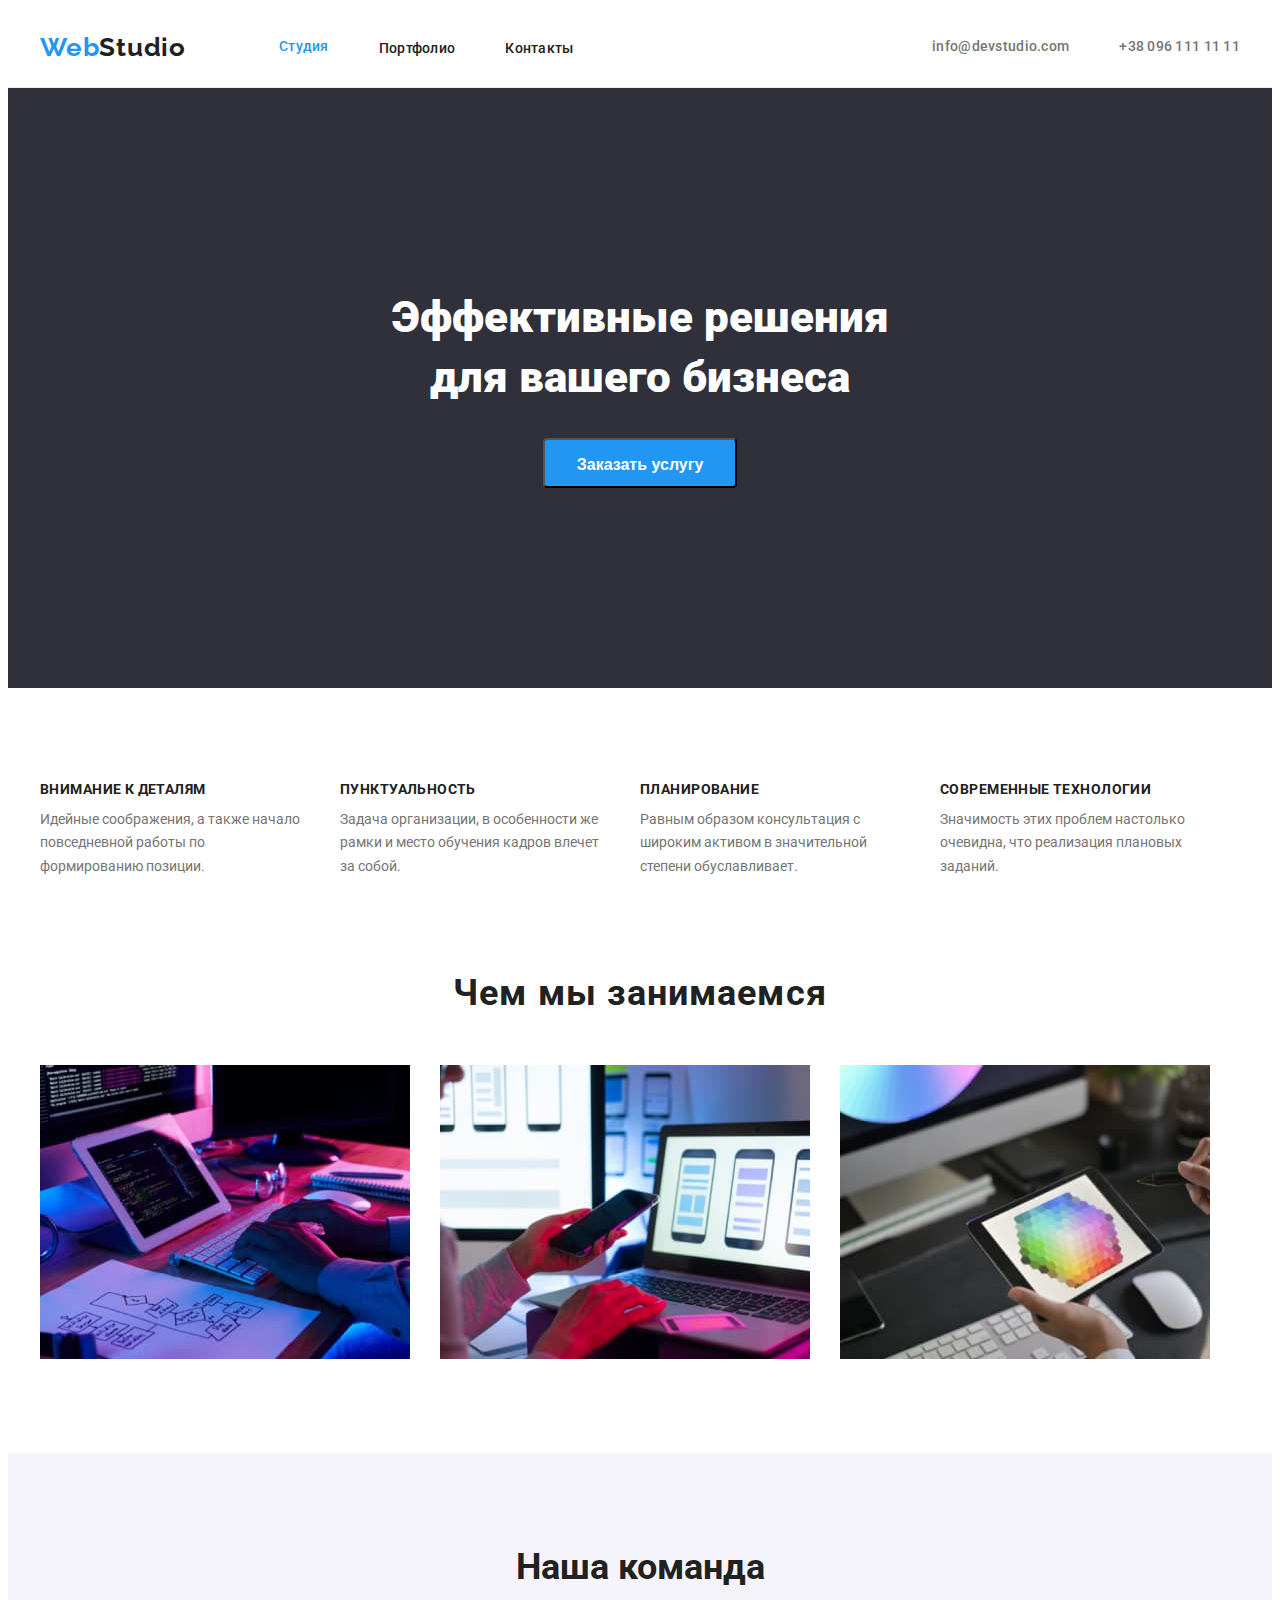
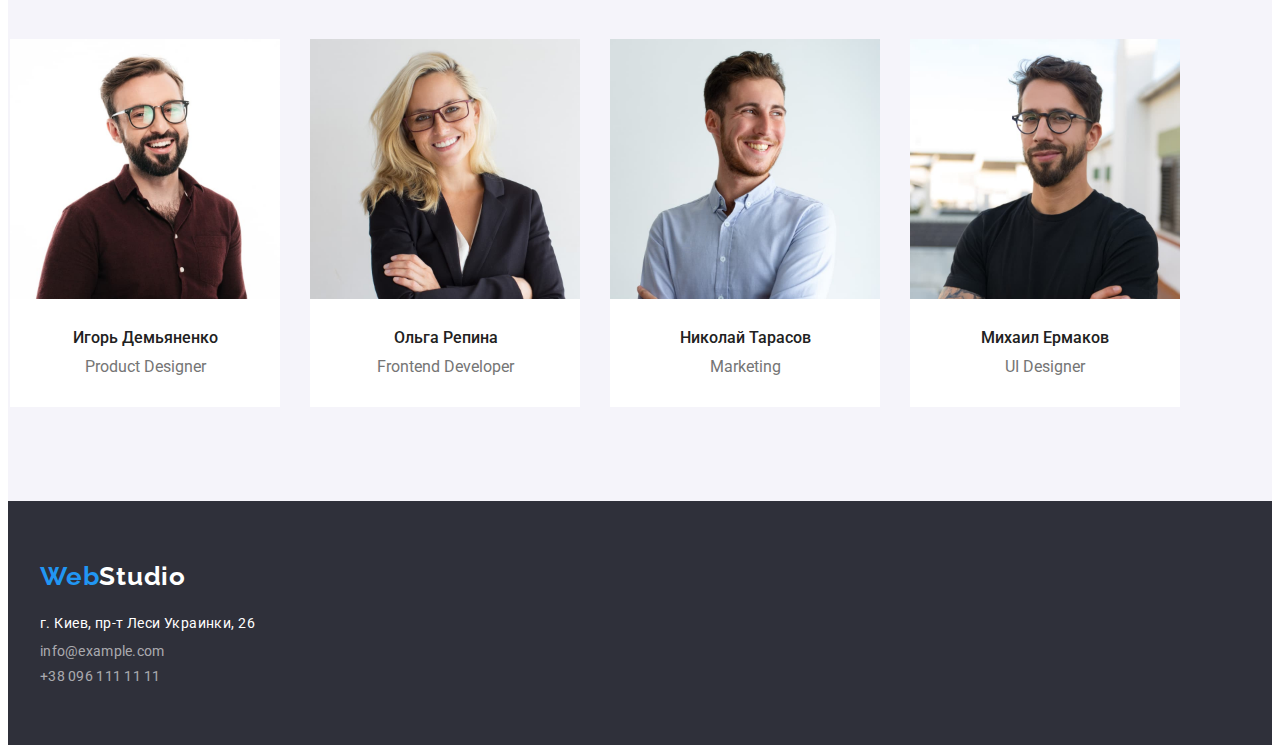
<file: index.html>
<!DOCTYPE html>
<html lang="en">

<head>
    <meta charset="UTF-8">
    <meta http-equiv="X-UA-Compatible" content="IE=edge">
    <meta name="viewport" content="width=device-width, initial-scale=1.0">
    <title>Homework1</title>
    <link rel="preconnect" href="https://fonts.gstatic.com">
    <link href="https://fonts.googleapis.com/css2?family=Raleway:wght@700&family=Roboto:wght@400;500;700;900&display=swap"
        rel="stylesheet">
        <link rel="stylesheet" href="https://cdnjs.cloudflare.com/ajax/libs/modern-normalize/1.0.0/modern-normalize.min.css"
            integrity="sha512-ISS7cAi1PEhQ8jnbJpJZMd29NlhNj4AWYyLOSp2CE/CsHxTCu+r+t0D2yoJudVrd0/8fTVPUVDzY5Tvli75u/g=="
            crossorigin="anonymous" />
    <link rel="stylesheet" href="./css/styles.css">
 </head>
 <body>
     <!--HEADER-->
    <header class="header">
        <div class="conteiner header-conteiner">
        <nav class="navigation ">
                <a class="logo-link link" href="./index.html"><span class="part-logo">Web</span>Studio</a>
            <ul class="menu-list list">
                <li class="menu-item"><a class="menu-link link" href=""><div class="current">Студия</div></a></li>
                <li class="menu-item"><a class="menu-link link" href="./portfolio.html">Портфолио</a></li>
                <li class="menu-item"><a class="menu-link link" href="">Контакты</a></li>
            </ul>
            </nav>
            <ul class="contacts-list list">
                <li class="contacts-list-item-mail"><a class="mail-link link" href="mailto:info@devstudio.com">info@devstudio.com</a> </li>
                <li class="contacts-list-item-tel"><a class="tel-link link" href="tel:+380961111111">+38 096 111 11 11</a></li>
            </ul>
        
    </div>
     </header>
     <main>
         <!--SECTION HERO-->
            
                <section class="hero  ">
            <div class="conteiner">
                <h1 class="hero-title">Эффективные решения<br /> для вашего бизнеса</h1>
                <button class="modal-btn" type="button">Заказать услугу </button>
        </div>
            </section>
            
        <!--SECTION SKILLS-->
               <section class="skills section">
                    <div class="conteiner ">
            <h2 class="visually-hidden">Наши преймущества</h2>
         
            <ul class="skills-list list">
            

                <li class="skills-description-item">
                    <h3 class="description-title">Внимание к деталям</h3>
                    <p class="description">Идейные соображения, а также начало повседневной работы по формированию позиции.</p>
                </li>
                
            
                <li class="skills-description-item">
                    <h3 class="description-title">Пунктуальность</h3>
                    <p class="description">Задача организации, в особенности же рамки и место обучения кадров влечет за собой.</p>
                </li>
                
            
                <li class="skills-description-item">
                    <h3 class="description-title">Планирование</h3>
                    <p class="description">Равным образом консультация с широким активом в значительной степени обуславливает.</p>
                </li>
                
            
                <li class="skills-description-item">
                    <h3 class="description-title">Современные технологии</h3>
                    <p class="description">Значимость этих проблем настолько очевидна, что реализация плановых заданий.</p>
                </li>
                
            </ul>
            
            </div>
        </section>
        <!--SECTION ABOUT-->
        <section class="about section">
            <div class="conteiner about-conteiner">
        <h2 class="about-title">Чем мы занимаемся</h2>
        <ul class="about-img-list list">
            <li class="about-img-list-item"><img src="./images/box1.jpg" alt="html" width="370" /></li>
            <li class="about-img-list-item"><img src="./images/box2.jpg" alt="javaskript" width="370" /></li>
            <li class="about-img-list-item"><img src="./images/box3.jpg" alt="дизайн" width="370" /></li>
        </ul>
        </div>
        </section>
        <!--SECTION TEAM-->
        <section class="team section">
            <div class="conteiner">
            <h2 class="team-title">Наша команда</h2>
            <ul class="team-list list">
               
                <li class="team-list-item">
                    <img class="team-img" src="./images/img.jpg" alt="Игорь Демьяненко" width="270" />
                    <div class="product-designer">
                    <h3 class="team-list-sub-title">Игорь Демьяненко</h3>
                    <p class="team-list-description">Product Designer</p>
                    </div>
                </li>
                <li class="team-list-item">
                    <img class="team-img" src="./images/img1.jpg" alt="Ольга Репина" width="270" />
                    <div class="frontend-developer">
                    <h3 class="team-list-sub-title">Ольга Репина</h3>
                    <p class="team-list-description">Frontend Developer</p>
                    </div>
                </li>
                <li class="team-list-item">
                    <img class="team-img" src="./images/img2.jpg" alt="Николай Тарасов" width="270" />
                    <div class="marketing">
                    <h3 class="team-list-sub-title">Николай Тарасов</h3>
                    <p class="team-list-description">Marketing</p>
                    </div>
                </li>
                <li class="team-list-item">
                    <img class="team-img" src="./images/img3.jpg" alt="Михаил Ермаков" width="270" />
                    <div class="ui-designer">
                    <h3 class="team-list-sub-title">Михаил Ермаков</h3>
                    <p class="team-list-description">UI Designer</p>
                    </div>
                </li>
                
            </ul>
            </div>
        </section>
    </main>

    <footer class="footer ">
        <div class="conteiner">
       <a class="logo-link link" href="./index.html"><span class="part-logo">Web</span><span class="logo-link-studio">Studio</span></a>
        <address class="address">г. Киев, пр-т Леси Украинки, 26
            <ul class="footer-contacts-list list">
                <li class="footer-contacts-list-item"><a class="footer-mail-link link" href="mailto:info@example.com">info@example.com</a>
                </li>
                <li class="footer-contacts-list-item-tel"><a class="footer-tel-link link" href="tel:+380961111111">+38 096 111 11 11</a></li>
            </ul>
        </address>
        </div>
    </footer>
</body>

</html>
</file>
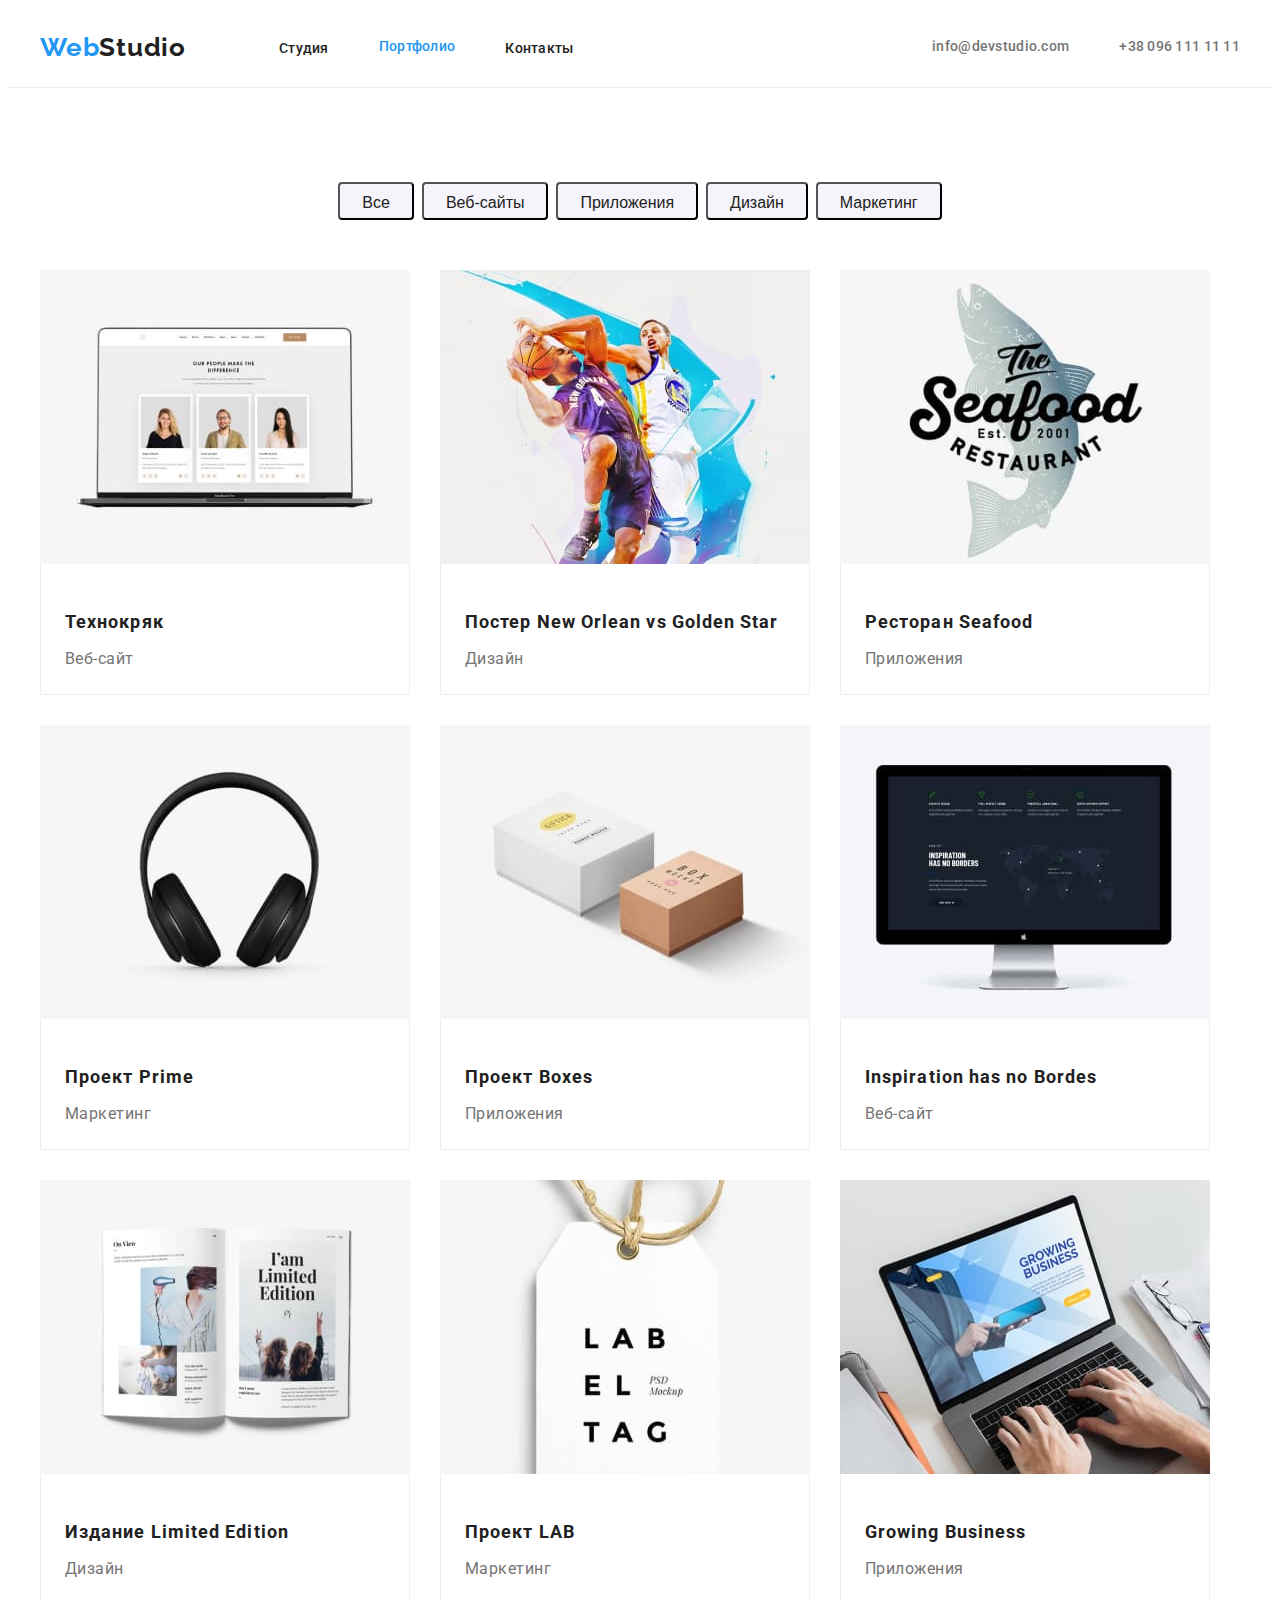
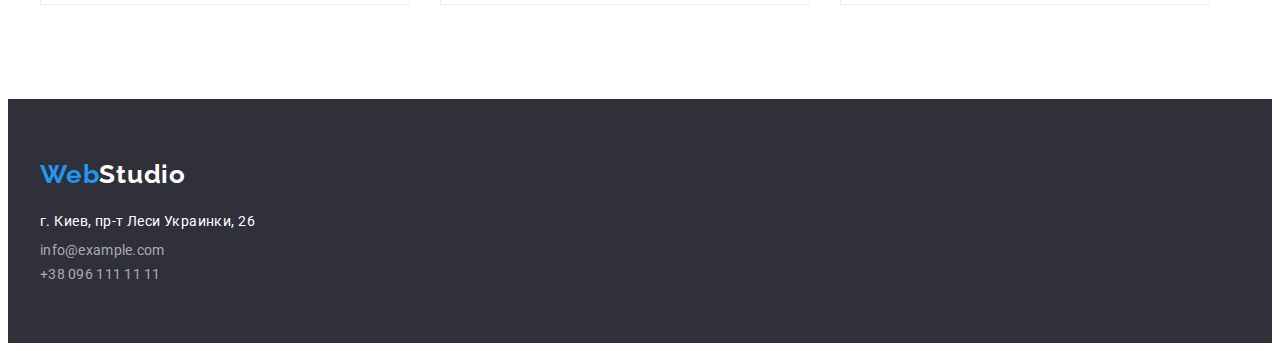
<file: portfolio.html>
<!DOCTYPE html>
<html lang="en">
<head>
    <meta charset="UTF-8">
    <meta http-equiv="X-UA-Compatible" content="IE=edge">
    <meta name="viewport" content="width=device-width, initial-scale=1.0">
    <title>portfolio</title>
    <link href="https://fonts.googleapis.com/css2?family=Raleway:wght@700&family=Roboto:wght@400;500;700;900&display=swap"
        rel="stylesheet">
        <link rel="stylesheet" href="https://cdnjs.cloudflare.com/ajax/libs/modern-normalize/1.0.0/modern-normalize.min.css"
            integrity="sha512-ISS7cAi1PEhQ8jnbJpJZMd29NlhNj4AWYyLOSp2CE/CsHxTCu+r+t0D2yoJudVrd0/8fTVPUVDzY5Tvli75u/g=="
            crossorigin="anonymous" />
    <link rel="stylesheet" href="./css/styles.css">
</head>
<body>
    <!--HEADER-->
    <header class="header">
        <div class="conteiner header-conteiner">
            <nav class="navigation ">
                <a class="logo-link link" href="./index.html"><span class="part-logo">Web</span>Studio</a>
                <ul class="menu-list list">
                    <li class="menu-item"><a class="menu-link link" href="./index.html">Студия</a></li>
                    <li class="menu-item"><a class="menu-link link" href=""><div class="current">Портфолио</div></a></li>
                    <li class="menu-item"><a class="menu-link link" href="">Контакты</a></li>
                </ul>
                </nav>
                <ul class="contacts-list list">
                    <li class="contacts-list-item-mail"><a class="mail-link link"
                            href="mailto:info@devstudio.com">info@devstudio.com</a> </li>
                    <li class="contacts-list-item-tel"><a class="tel-link link" href="tel:+380961111111">+38 096 111 11 11</a>
                    </li>
                </ul>
            
        </div>
    </header>
    <main>
        <!--SECTION FILTERS-->
        <section class="filters section">
            <div class="conteiner">
            <h1 class="visually-hidden">Портфолио</h1>
            <ul class="filters-list list">
                <li class="filters-list-item"><button class="filters-list-btn" type="button">Все</button></li>
                <li class="filters-list-item"><button class="filters-list-btn" type="button">Веб-сайты</button></li>
                <li class="filters-list-item"><button class="filters-list-btn" type="button">Приложения</button></li>
                <li class="filters-list-item"><button class="filters-list-btn" type="button">Дизайн</button></li>
                <li class="filters-list-item"><button class="filters-list-btn" type="button">Маркетинг</button></li>
             </ul>
             <ul class="projects-list list ">
                 <li class="projects-item"><a class="projects-link link" href=""><img class="projects-img" src="./images/pimg.jpg" alt="Веб-сайт" width="370"/><div class="tecno"><h2 class="projects-list-title">Технокряк</h2><p class="projects-description">Веб-сайт</p></div></a></li>
                 <li class="projects-item"><a class="projects-link link" href=""><img class="projects-img" src="./images/pimg1.jpg" alt="Дизайн" width="370"/><div class="neworlean"><h2 class="projects-list-title">Постер New Orlean vs Golden Star</h2><p class="projects-description">Дизайн</p></div></a></li>
                 <li class="projects-item"><a class="projects-link link" href=""><img class="projects-img" src="./images/pimg2.jpg" alt="Приложение" width="370"/><div class="seafood"><h2 class="projects-list-title">Ресторан Seafood</h2><p class="projects-description">Приложения</p></div></a></li>
                 <li class="projects-item"><a class="projects-link link" href=""><img class="projects-img" src="./images/pimg3.jpg" alt="Маркетинг" width="370"/><div class="prime"><h2 class="projects-list-title">Проект Prime</h2><p class="projects-description">Маркетинг</p></div></a></li>
                 <li class="projects-item"><a class="projects-link link" href=""><img class="projects-img" src="./images/pimg4.jpg" alt="Приложение" width="370"/><div class="boxes"><h2 class="projects-list-title">Проект Boxes</h2><p class="projects-description">Приложения</p></div></a></li>
                 <li class="projects-item"><a class="projects-link link" href=""><img class="projects-img" src="./images/pimg5.jpg" alt="Веб-сайт" width="370"/><div class="bordes"><h2 class="projects-list-title">Inspiration has no Bordes</h2><p class="projects-description">Веб-сайт</p></div></a></li>
                 <li class="projects-item"><a class="projects-link link" href=""><img class="projects-img" src="./images/pimg6.jpg" alt="Дизайн" width="370"/><div class="limited-edition"><h2 class="projects-list-title">Издание  Limited Edition</h2><p class="projects-description">Дизайн</p></div></a></li>
                 <li class="projects-item"><a class="projects-link link" href=""><img class="projects-img" src="./images/pimg7.jpg" alt="Маркетинг" width="370"/><div class="lab"><h2 class="projects-list-title">Проект LAB</h2><p class="projects-description">Маркетинг</p></div></a></li>
                 <li class="projects-item"><a class="projects-link link" href=""><img class="projects-img" src="./images/pimg8.jpg" alt="Приложение" width="370"/><div class="growing-business"><h2 class="projects-list-title">Growing Business</h2><p class="projects-description">Приложения</p></div></a></li>
             </ul> 
            </div>
             </section> 
    </main>
    <!--FOOTER-->
    <footer class="footer ">
        <div class="conteiner">
            <a class="logo-link link" href="./index.html"><span class="part-logo">Web</span><span
                    class="logo-link-studio">Studio</span></a>
            <address class="address">г. Киев, пр-т Леси Украинки, 26
                <ul class="footer-contacts-list list">
                    <li class="footer-contacts-list-item"><a class="footer-mail-link link"
                            href="mailto:info@example.com">info@example.com</a>
                    </li>
                    <li class="footer-contacts-list-item-tel"><a class="footer-tel-link link" href="tel:+380961111111">+38
                            096 111 11 11</a></li>
                </ul>
            </address>
        </div>
    </footer>
    
</body>
</html>
</file>
<file: css/styles.css>
:root {
  --main-font: "Roboto", sans-serif;
  --accent-color: #2196f3;
  --text-color: #212121;
  --paragraph-color: #757575;
  --background-color-grey: #2f303a;
  --text-color-white: #ffffff;
  --color-btn: #188ce8;
  --background-color-team-filters: #f5f4fa;
  --background-color-filters: #eeeeee;
  --color-footer-link: rgba(255, 255, 255, 0.6);
  --color-border: #ececec;
  --padding-div-projects: 20px 24px;
}
/*=========УТИЛИТЫ=========*/
h1,
h2,
h3,
h4,
h5,
h6,
p {
  margin-top: 0;
  margin-bottom: 0;
}
ul,
ol {
  margin-top: 0;
  margin-bottom: 0;
  padding-left: 0;
}
img {
  display: block;
}
.conteiner {
  width: 1200px;
  padding-left: 15px;
  padding-right: 15px;
  margin: 0 auto;
}
.list {
  list-style: none;
}
.link {
  text-decoration: none;
}

body {
  font-family: var(--main-font);
  color: var(--text-color);
}

/*===============COMPONENTS==========*/
.part-logo {
  color: var(--accent-color);
}
.logo-link {
  font-family: "Raleway", sans-serif;
  font-weight: 700;
  font-size: 26px;
  line-height: 1.19;
  letter-spacing: 0.03em;
  color: inherit;
}
.logo-link-studio {
  color: var(--text-color-white);
}
.menu-link {
  font-weight: 500;
  font-size: 14px;
  line-height: 1.14;
  letter-spacing: 0.02em;
  color: inherit;
}
.menu-list :hover,
.menu-list :focus {
  color: var(--accent-color);
}

.current {
  color: var(--accent-color);
}
.section {
  padding-top: 94px;
  padding-bottom: 94px;
}
/*==============END COMPONENTS======*/
/*================HEADER================*/
.header {
  padding-top: 24px;
  padding-bottom: 24px;
  border-bottom: 1px solid var(--color-border);
}
.header-conteiner {
  display: flex;
  align-items: center;
  justify-content: space-between;
}
.navigation {
  display: flex;
  align-items: center;
}
.logo-link {
  margin-right: 93px;
}
.menu-list {
  display: flex;
  align-items: center;
}
.menu-link {
  padding-top: 32px;
  padding-bottom: 32px;
}
.menu-item:not(:last-child) {
  margin-right: 50px;
}

.contacts-list {
  display: flex;
  align-items: center;

  font-weight: 500;
  font-size: 14px;
  line-height: 1.14;
  letter-spacing: 0.02em;
}

.contacts-list :hover,
.contacts-list :focus {
  color: var(--accent-color);
}

.tel-link {
  width: 122px;
  padding-top: 32px;
  padding-bottom: 32px;
  color: var(--paragraph-color);
}
.mail-link {
  width: 135px;
  padding-top: 32px;
  padding-bottom: 32px;
  color: var(--paragraph-color);
  margin-left: auto;
}
.contacts-list-item-mail {
  margin-right: 50px;
  margin-left: auto;
}

/*===========END HEADER============*/
/*================SECTION HERO============*/
.hero {
  background-color: var(--background-color-grey);
  text-align: center;
  padding-top: 200px;
  padding-bottom: 200px;
}
.hero-title {
  font-weight: 900;
  font-size: 44px;
  line-height: 1.36;
  color: var(--text-color-white);
}
.modal-btn {
  height: 50px;
  padding: 10px 32px;
  margin-top: 30px;

  border-radius: 4px;

  font-weight: 700;
  font-size: 16px;
  line-height: 1.87;
  color: var(--text-color-white);
  background-color: var(--accent-color);
  cursor: pointer;
}
.modal-btn:hover,
.modal-btn:focus {
  color: var(--text-color-white);
  background-color: var(--color-btn);
}
/*===============SECTION SKILLS========*/
.skills {
  padding-bottom: 0;
}
.visually-hidden {
  position: absolute;
  width: 1px;
  height: 1px;
  margin: -1px;
  border: 0;
  padding: 0;

  white-space: nowrap;
  clip-path: inset(100%);
  clip: rect(0 0 0 0);
  overflow: hidden;
}
.description-title {
  font-weight: 700;
  font-size: 14px;
  line-height: 1.14;
  letter-spacing: 0.03em;
  text-transform: uppercase;
}
.description {
  margin-top: 10px;
  font-size: 14px;
  line-height: 1.71;
  color: var(--paragraph-color);
}
.skills-list {
  display: flex;
}
.skills-description-item {
  width: 270px;
}
.skills-description-item:not(:last-child) {
  margin-right: 30px;
}

/*============END SECTION SKILLS======*/
/*===========SECTION ABOUT==========*/
.about {
  text-align: center;
}
.about-img-list {
  display: flex;

  margin-right: -30px;
}
.about-img-list-item:not(:last-child) {
  margin-right: 30px;
}
.about-title {
  font-weight: 700;
  font-size: 36px;
  line-height: 1.16;
  letter-spacing: 0.03em;
  margin-bottom: 50px;
  align-items: center;
  margin-bottom: 50px;
}

/*============END SECTION ABOUT======*/
/*===========SECTION TEAM=========*/

.team {
  text-align: center;
}

.team-title {
  font-weight: 700;
  font-size: 36px;
  line-height: 1.16;
}

.team-list {
  display: flex;
  margin-left: -30px;
  margin-top: 50px;
}
.team-list-item {
  width: 270px;
  background-color: var(--text-color-white);
}
.team-list-item:not(:first-child) {
  margin-left: 30px;
}
.team-list-sub-title {
  font-weight: 500;
  font-size: 16px;
  line-height: 1.18;
  margin-bottom: 10px;
}
.team-list-description {
  font-size: 16px;
  line-height: 1.18;
  color: var(--paragraph-color);
}
.product-designer {
  padding: 30px 59px 30px 60px;
}
.frontend-developer {
  padding: 30px 61px 30px 62px;
}
.marketing {
  padding: 30px 66px 30px 67px;
}
.ui-designer {
  padding: 30px 68px;
}
.team {
  background-color: var(--background-color-team-filters);
}

/*=========== END SECTION TEAM=========*/
/*==========SECTION FILTERS=========*/

.filters-list {
  display: flex;
  justify-content: center;
  margin-bottom: 50px;
}
.filters-list-item:not(:last-child) {
  margin-right: 8px;
}
.filters-list-btn {
  height: 38px;
  padding: 6px 22px;
  border-radius: 4px;

  font-weight: 500;
  font-size: 16px;
  line-height: 1.62;
  color: var(--text-color);
  background-color: var(--background-color-team-filters);
}
.filters-list-btn:hover,
.filters-list-btn:focus {
  color: var(--text-color-white);
  background-color: var(--accent-color);
  cursor: pointer;
}
.projects-link {
  color: var(--text-color);
}
.projects-list-title {
  margin-top: 20px;
  margin-bottom: 4px;
  font-weight: 700;
  font-size: 18px;
  line-height: 2;
  letter-spacing: 0.06em;
  color: inherit;
}
.projects-description {
  font-size: 16px;
  line-height: 1.87;
  letter-spacing: 0.03em;
  color: var(--paragraph-color);
}
.projects-list {
  display: flex;
  flex-wrap: wrap;
  margin-right: -30px;
  margin-top: -30px;
}
.projects-item {
  width: 370px;

  margin-right: 30px;
  margin-top: 30px;
  background-color: var(--text-color-white);
}
.tecno {
  padding: var(--padding-div-projects);
  border-bottom: 1px solid var(--background-color-filters);
  border-left: 1px solid var(--background-color-filters);
  border-right: 1px solid var(--background-color-filters);
}
.neworlean {
  padding: var(--padding-div-projects);
  border-bottom: 1px solid var(--background-color-filters);
  border-left: 1px solid var(--background-color-filters);
  border-right: 1px solid var(--background-color-filters);
}
.seafood {
  padding: var(--padding-div-projects);
  border-bottom: 1px solid var(--background-color-filters);
  border-left: 1px solid var(--background-color-filters);
  border-right: 1px solid var(--background-color-filters);
}
.prime {
  padding: var(--padding-div-projects);
  border-bottom: 1px solid var(--background-color-filters);
  border-left: 1px solid var(--background-color-filters);
  border-right: 1px solid var(--background-color-filters);
}
.boxes {
  padding: var(--padding-div-projects);
  border-bottom: 1px solid var(--background-color-filters);
  border-left: 1px solid var(--background-color-filters);
  border-right: 1px solid var(--background-color-filters);
}
.bordes {
  padding: var(--padding-div-projects);
  border-bottom: 1px solid var(--background-color-filters);
  border-left: 1px solid var(--background-color-filters);
  border-right: 1px solid var(--background-color-filters);
}
.limited-edition {
  padding: var(--padding-div-projects);
  border-bottom: 1px solid var(--background-color-filters);
  border-left: 1px solid var(--background-color-filters);
  border-right: 1px solid var(--background-color-filters);
}
.lab {
  padding: var(--padding-div-projects);
  border-bottom: 1px solid var(--background-color-filters);
  border-left: 1px solid var(--background-color-filters);
  border-right: 1px solid var(--background-color-filters);
}
.growing-business {
  padding: var(--padding-div-projects);
  border-bottom: 1px solid var(--background-color-filters);
  border-left: 1px solid var(--background-color-filters);
  border-right: 1px solid var(--background-color-filters);
}
/*===========END SECTION FILTERS===========*/
/*=============FOOTER=========*/
.footer {
  background-color: var(--background-color-grey);
  padding-top: 60px;
  padding-bottom: 60px;
}

.address {
  font-style: normal;
  font-size: 14px;
  line-height: 1.71;
  letter-spacing: 0.03em;
  color: var(--text-color-white);
  margin-top: 20px;
}
.footer-contacts-list {
  font-weight: 400;
  font-size: 14px;
  line-height: 1.14;
  letter-spacing: 0.02em;
  margin-top: 9px;
}

.footer-contacts-list :hover,
.footer-contacts-list :focus {
  color: var(--accent-color);
}
.footer-contacts-list-item {
  display: flex;
}
.footer-contacts-list-item-tel {
  margin-top: 9px;
}
.footer-tel-link {
  color: var(--color-footer-link);
}
.footer-mail-link {
  color: var(--color-footer-link);
}
/*======logo,address,contacts-list in COMPONENTS===*/
/*==============END FOOTER==========*/
</file>
